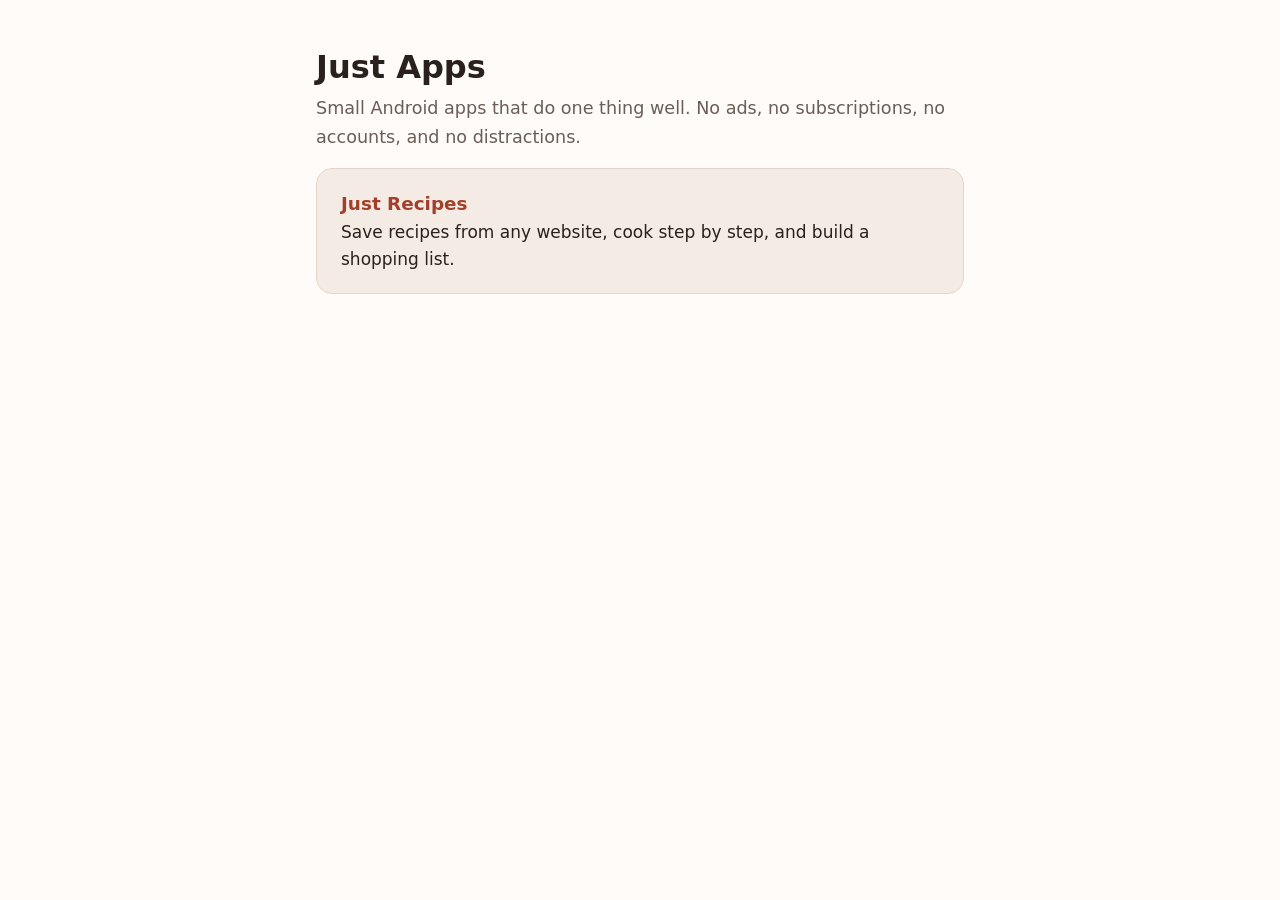
<file: index.html>
<!doctype html>
<html lang="en">
<head>
  <meta charset="utf-8">
  <meta name="viewport" content="width=device-width, initial-scale=1">
  <title>Just Apps</title>
  <meta name="description" content="Small, simple Android apps: no ads, no fees, no accounts.">
  <link rel="stylesheet" href="style.css">
</head>
<body>
<main>
  <h1>Just Apps</h1>
  <p class="lead">Small Android apps that do one thing well. No ads, no subscriptions, no accounts, and no distractions.</p>

  <a class="card" href="just-recipes/">
    <strong>Just Recipes</strong><br>
    Save recipes from any website, cook step by step, and build a shopping list.
  </a>
</main>
</body>
</html>
</file>
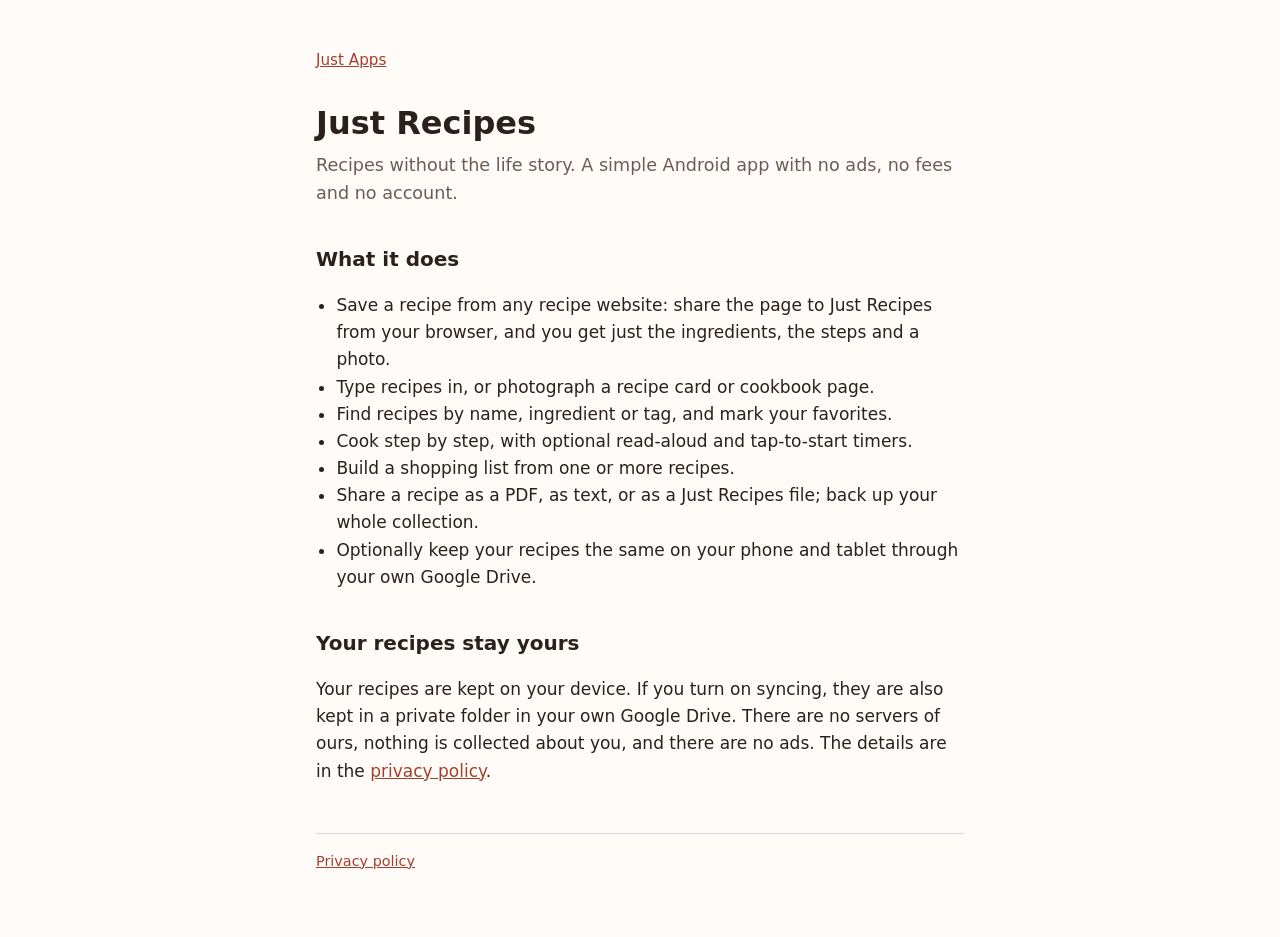
<file: just-recipes/index.html>
<!doctype html>
<html lang="en">
<head>
  <meta charset="utf-8">
  <meta name="viewport" content="width=device-width, initial-scale=1">
  <title>Just Recipes</title>
  <meta name="description" content="A simple Android recipe keeper: save recipes from any website, cook step by step, build a shopping list.">
  <link rel="stylesheet" href="../style.css">
</head>
<body>
<main>
  <nav><a href="../">Just Apps</a></nav>
  <h1>Just Recipes</h1>
  <p class="lead">Recipes without the life story. A simple Android app with no ads, no fees and no account.</p>

  <h2>What it does</h2>
  <ul>
    <li>Save a recipe from any recipe website: share the page to Just Recipes from your browser, and you get just the ingredients, the steps and a photo.</li>
    <li>Type recipes in, or photograph a recipe card or cookbook page.</li>
    <li>Find recipes by name, ingredient or tag, and mark your favorites.</li>
    <li>Cook step by step, with optional read-aloud and tap-to-start timers.</li>
    <li>Build a shopping list from one or more recipes.</li>
    <li>Share a recipe as a PDF, as text, or as a Just Recipes file; back up your whole collection.</li>
    <li>Optionally keep your recipes the same on your phone and tablet through your own Google Drive.</li>
  </ul>

  <h2>Your recipes stay yours</h2>
  <p>Your recipes are kept on your device. If you turn on syncing, they are also kept in a private folder in your own Google Drive. There are no servers of ours, nothing is collected about you, and there are no ads. The details are in the <a href="privacy.html">privacy policy</a>.</p>

  <footer class="small">
    <a href="privacy.html">Privacy policy</a>
  </footer>
</main>
</body>
</html>
</file>
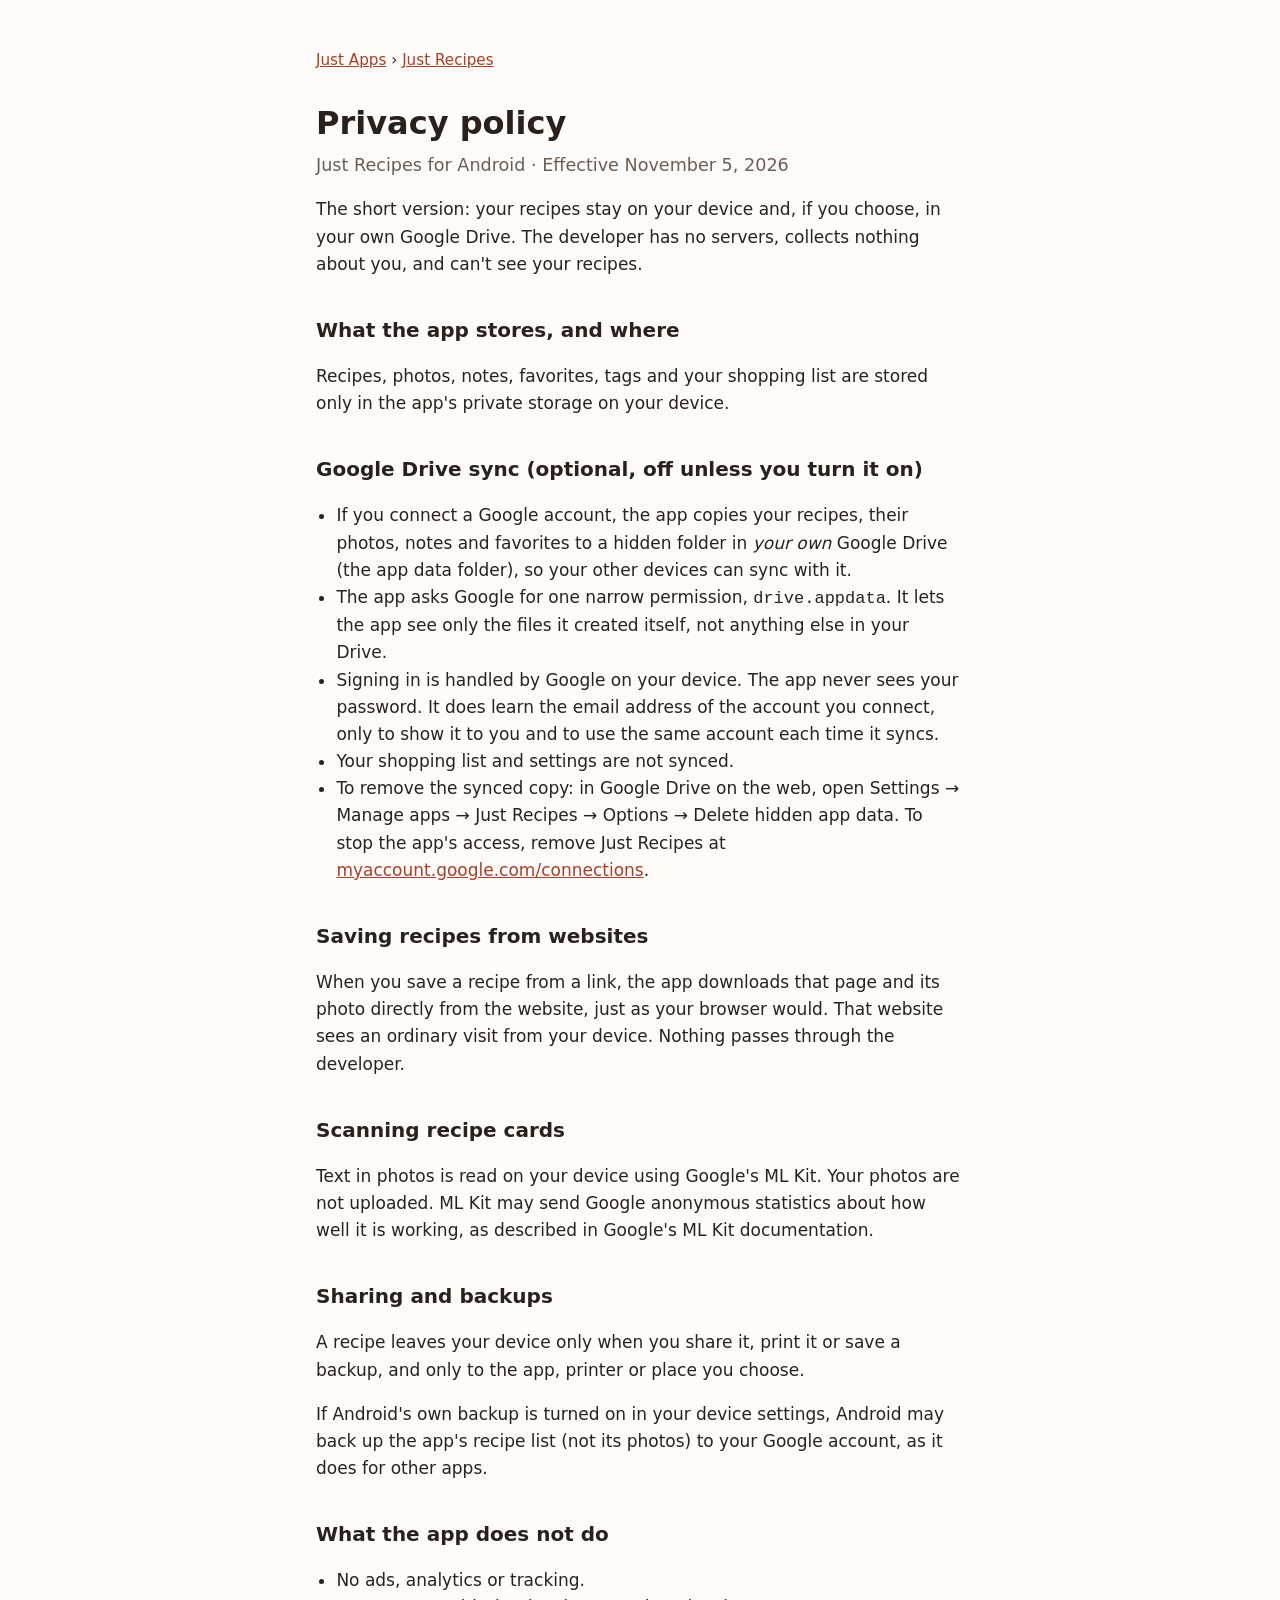
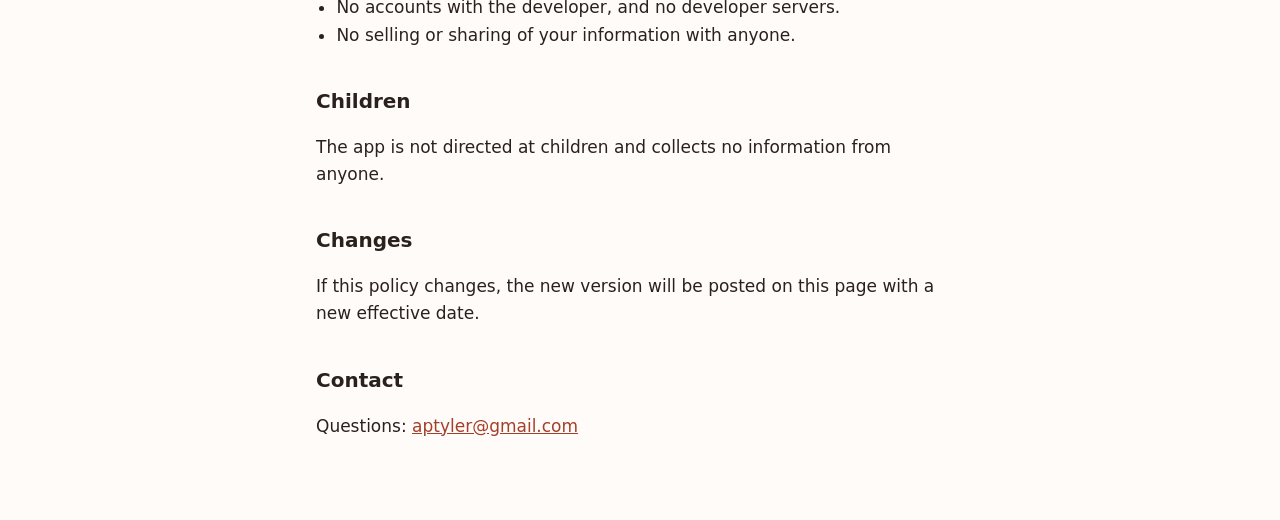
<file: just-recipes/privacy.html>
<!doctype html>
<html lang="en">
<head>
  <meta charset="utf-8">
  <meta name="viewport" content="width=device-width, initial-scale=1">
  <title>Just Recipes Privacy</title>
  <meta name="description" content="How the Just Recipes Android app handles your information.">
  <link rel="stylesheet" href="../style.css">
</head>
<body>
<main>
  <nav><a href="../">Just Apps</a> › <a href="./">Just Recipes</a></nav>
  <h1>Privacy policy</h1>
  <p class="lead">Just Recipes for Android · Effective November 5, 2026</p>

  <p>The short version: your recipes stay on your device and, if you choose, in your own Google Drive. The developer has no servers, collects nothing about you, and can't see your recipes.</p>

  <h2>What the app stores, and where</h2>
  <p>Recipes, photos, notes, favorites, tags and your shopping list are stored only in the app's private storage on your device.</p>

  <h2>Google Drive sync (optional, off unless you turn it on)</h2>
  <ul>
    <li>If you connect a Google account, the app copies your recipes, their photos, notes and favorites to a hidden folder in <em>your own</em> Google Drive (the app data folder), so your other devices can sync with it.</li>
    <li>The app asks Google for one narrow permission, <code>drive.appdata</code>. It lets the app see only the files it created itself, not anything else in your Drive.</li>
    <li>Signing in is handled by Google on your device. The app never sees your password. It does learn the email address of the account you connect, only to show it to you and to use the same account each time it syncs.</li>
    <li>Your shopping list and settings are not synced.</li>
    <li>To remove the synced copy: in Google Drive on the web, open Settings → Manage apps → Just Recipes → Options → Delete hidden app data. To stop the app's access, remove Just Recipes at <a href="https://myaccount.google.com/connections">myaccount.google.com/connections</a>.</li>
  </ul>

  <h2>Saving recipes from websites</h2>
  <p>When you save a recipe from a link, the app downloads that page and its photo directly from the website, just as your browser would. That website sees an ordinary visit from your device. Nothing passes through the developer.</p>

  <h2>Scanning recipe cards</h2>
  <p>Text in photos is read on your device using Google's ML Kit. Your photos are not uploaded. ML Kit may send Google anonymous statistics about how well it is working, as described in Google's ML Kit documentation.</p>

  <h2>Sharing and backups</h2>
  <p>A recipe leaves your device only when you share it, print it or save a backup, and only to the app, printer or place you choose.</p>
  <p>If Android's own backup is turned on in your device settings, Android may back up the app's recipe list (not its photos) to your Google account, as it does for other apps.</p>

  <h2>What the app does not do</h2>
  <ul>
    <li>No ads, analytics or tracking.</li>
    <li>No accounts with the developer, and no developer servers.</li>
    <li>No selling or sharing of your information with anyone.</li>
  </ul>

  <h2>Children</h2>
  <p>The app is not directed at children and collects no information from anyone.</p>

  <h2>Changes</h2>
  <p>If this policy changes, the new version will be posted on this page with a new effective date.</p>

  <h2>Contact</h2>
  <p>Questions: <a href="mailto:aptyler@gmail.com">aptyler@gmail.com</a></p>
</main>
</body>
</html>
</file>
<file: style.css>
:root {
  --bg: #fffbf8;
  --text: #2a211d;
  --muted: #6b5d56;
  --accent: #a3402b;
  --card: #f5ebe5;
  --line: #e4d6ce;
}
@media (prefers-color-scheme: dark) {
  :root {
    --bg: #1c1715;
    --text: #f0e6e1;
    --muted: #b8a9a1;
    --accent: #f0937c;
    --card: #2a2320;
    --line: #3d3330;
  }
}
* { box-sizing: border-box; }
body {
  margin: 0;
  background: var(--bg);
  color: var(--text);
  font: 17px/1.6 system-ui, -apple-system, "Segoe UI", Roboto, sans-serif;
}
main { max-width: 680px; margin: 0 auto; padding: 48px 16px 64px; }
h1 { font-size: 2rem; line-height: 1.2; margin: 0 0 8px; }
h2 { font-size: 1.25rem; margin: 36px 0 8px; }
p, li { color: var(--text); }
.lead { color: var(--muted); font-size: 1.1rem; margin-top: 0; }
.small { color: var(--muted); font-size: 0.9rem; }
a { color: var(--accent); }
ul { padding-left: 1.2em; }
.card {
  display: block;
  background: var(--card);
  border: 1px solid var(--line);
  border-radius: 16px;
  padding: 20px 24px;
  margin: 16px 0;
  text-decoration: none;
  color: inherit;
}
.card strong { color: var(--accent); font-size: 1.15rem; }
nav { margin-bottom: 32px; font-size: 0.95rem; }
footer { margin-top: 48px; border-top: 1px solid var(--line); padding-top: 16px; }
</file>
